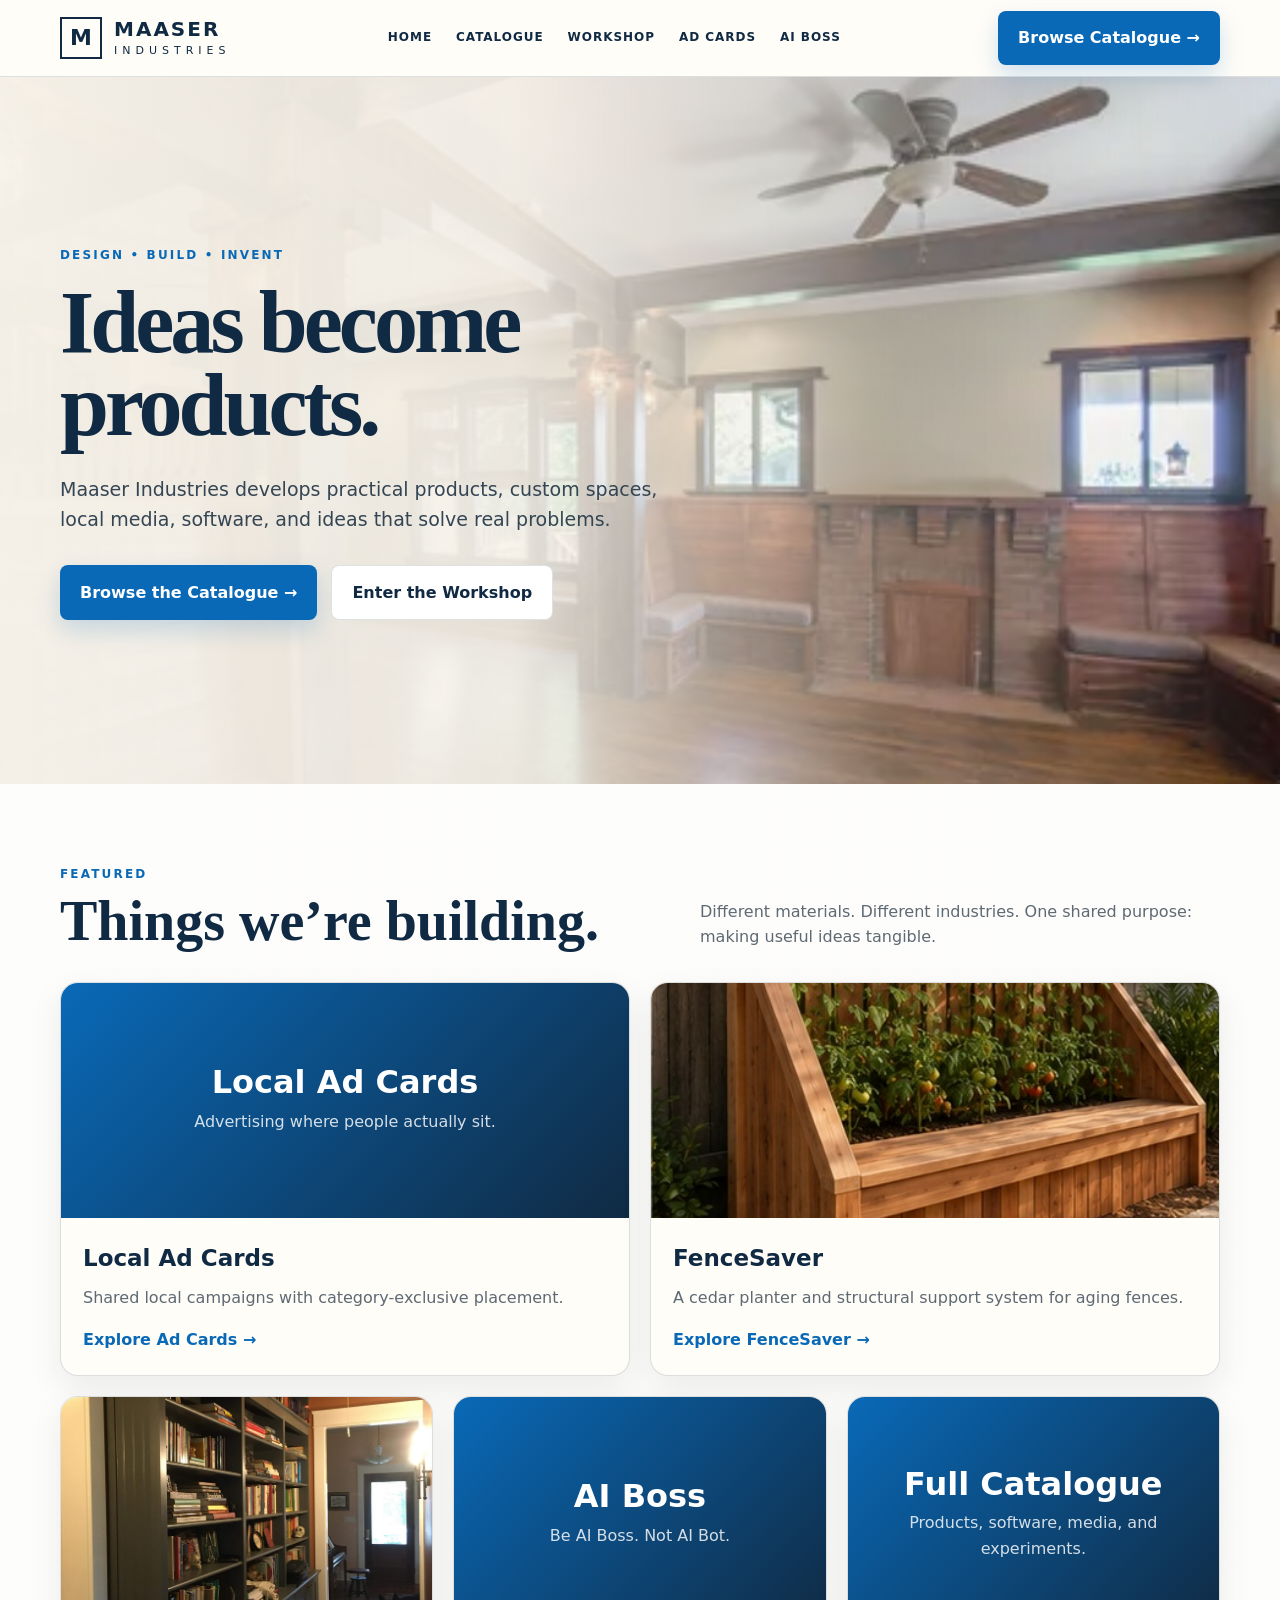
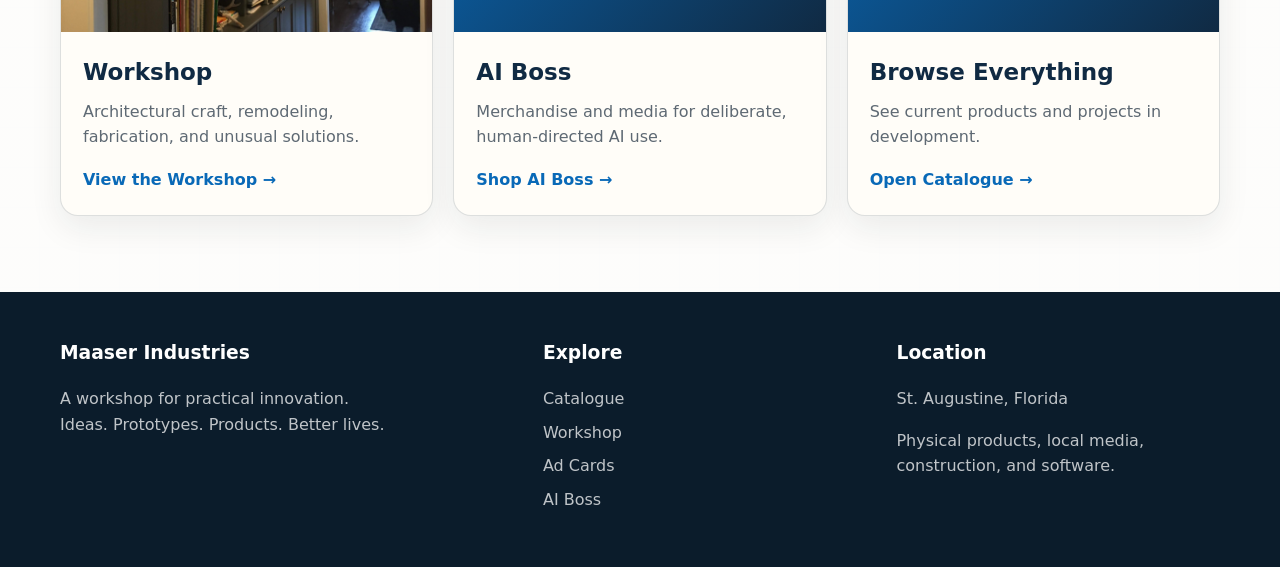
<file: index.html>
<!doctype html>
<html lang="en">
<head>
  <meta charset="utf-8">
  <meta name="viewport" content="width=device-width,initial-scale=1">
  <title>Maaser Industries</title>
  <link rel="stylesheet" href="styles.css">
</head>
<body>
<header class="site-header">
  <div class="container nav">
    <a class="brand" href="index.html">
      <div class="brand-mark">M</div>
      <div class="brand-text"><strong>MAASER</strong><span>INDUSTRIES</span></div>
    </a>
    <nav class="nav-links">
      <a href="index.html">Home</a>
      <a href="catalog.html">Catalogue</a>
      <a href="custom-work.html">Workshop</a>
      <a href="mailers.html">Ad Cards</a>
      <a href="aiboss.html">AI Boss</a>
    </nav>
    <a class="button" href="catalog.html">Browse Catalogue →</a>
  </div>
</header>

<main>
  <section class="hero">
    <div class="container">
      <div class="hero-content">
        <span class="eyebrow">Design • Build • Invent</span>
        <h1>Ideas become products.</h1>
        <p class="hero-copy">Maaser Industries develops practical products, custom spaces, local media, software, and ideas that solve real problems.</p>
        <div class="hero-actions">
          <a class="button" href="catalog.html">Browse the Catalogue →</a>
          <a class="button secondary" href="custom-work.html">Enter the Workshop</a>
        </div>
      </div>
    </div>
  </section>
  <section>
    <div class="container">
      <div class="section-heading">
        <div><span class="small-label">Featured</span><h2>Things we’re building.</h2></div>
        <p>Different materials. Different industries. One shared purpose: making useful ideas tangible.</p>
      </div>
      <div class="grid">
        <a class="card wide" href="mailers.html">
          <div class="card-visual"><div><strong>Local Ad Cards</strong><span>Advertising where people actually sit.</span></div></div>
          <div class="card-copy"><h3>Local Ad Cards</h3><p>Shared local campaigns with category-exclusive placement.</p><span class="link">Explore Ad Cards →</span></div>
        </a>
        <a class="card wide" href="fencesaver.html">
          <img src="Images/FenceSaver%20perspective%20.jpeg" alt="FenceSaver">
          <div class="card-copy"><h3>FenceSaver</h3><p>A cedar planter and structural support system for aging fences.</p><span class="link">Explore FenceSaver →</span></div>
        </a>
        <a class="card" href="custom-work.html">
          <img src="Images/Maroni%20library_03.JPG" alt="Custom built-in library">
          <div class="card-copy"><h3>Workshop</h3><p>Architectural craft, remodeling, fabrication, and unusual solutions.</p><span class="link">View the Workshop →</span></div>
        </a>
        <a class="card" href="aiboss.html">
          <div class="card-visual"><div><strong>AI Boss</strong><span>Be AI Boss. Not AI Bot.</span></div></div>
          <div class="card-copy"><h3>AI Boss</h3><p>Merchandise and media for deliberate, human-directed AI use.</p><span class="link">Shop AI Boss →</span></div>
        </a>
        <a class="card" href="catalog.html">
          <div class="card-visual"><div><strong>Full Catalogue</strong><span>Products, software, media, and experiments.</span></div></div>
          <div class="card-copy"><h3>Browse Everything</h3><p>See current products and projects in development.</p><span class="link">Open Catalogue →</span></div>
        </a>
      </div>
    </div>
  </section>
</main>

<footer>
  <div class="container footer-grid">
    <div><h3>Maaser Industries</h3><p>A workshop for practical innovation.<br>Ideas. Prototypes. Products. Better lives.</p></div>
    <div><h3>Explore</h3><a href="catalog.html">Catalogue</a><a href="custom-work.html">Workshop</a><a href="mailers.html">Ad Cards</a><a href="aiboss.html">AI Boss</a></div>
    <div><h3>Location</h3><p>St. Augustine, Florida</p><p>Physical products, local media, construction, and software.</p></div>
  </div>
</footer>
</body>
</html>
</file>
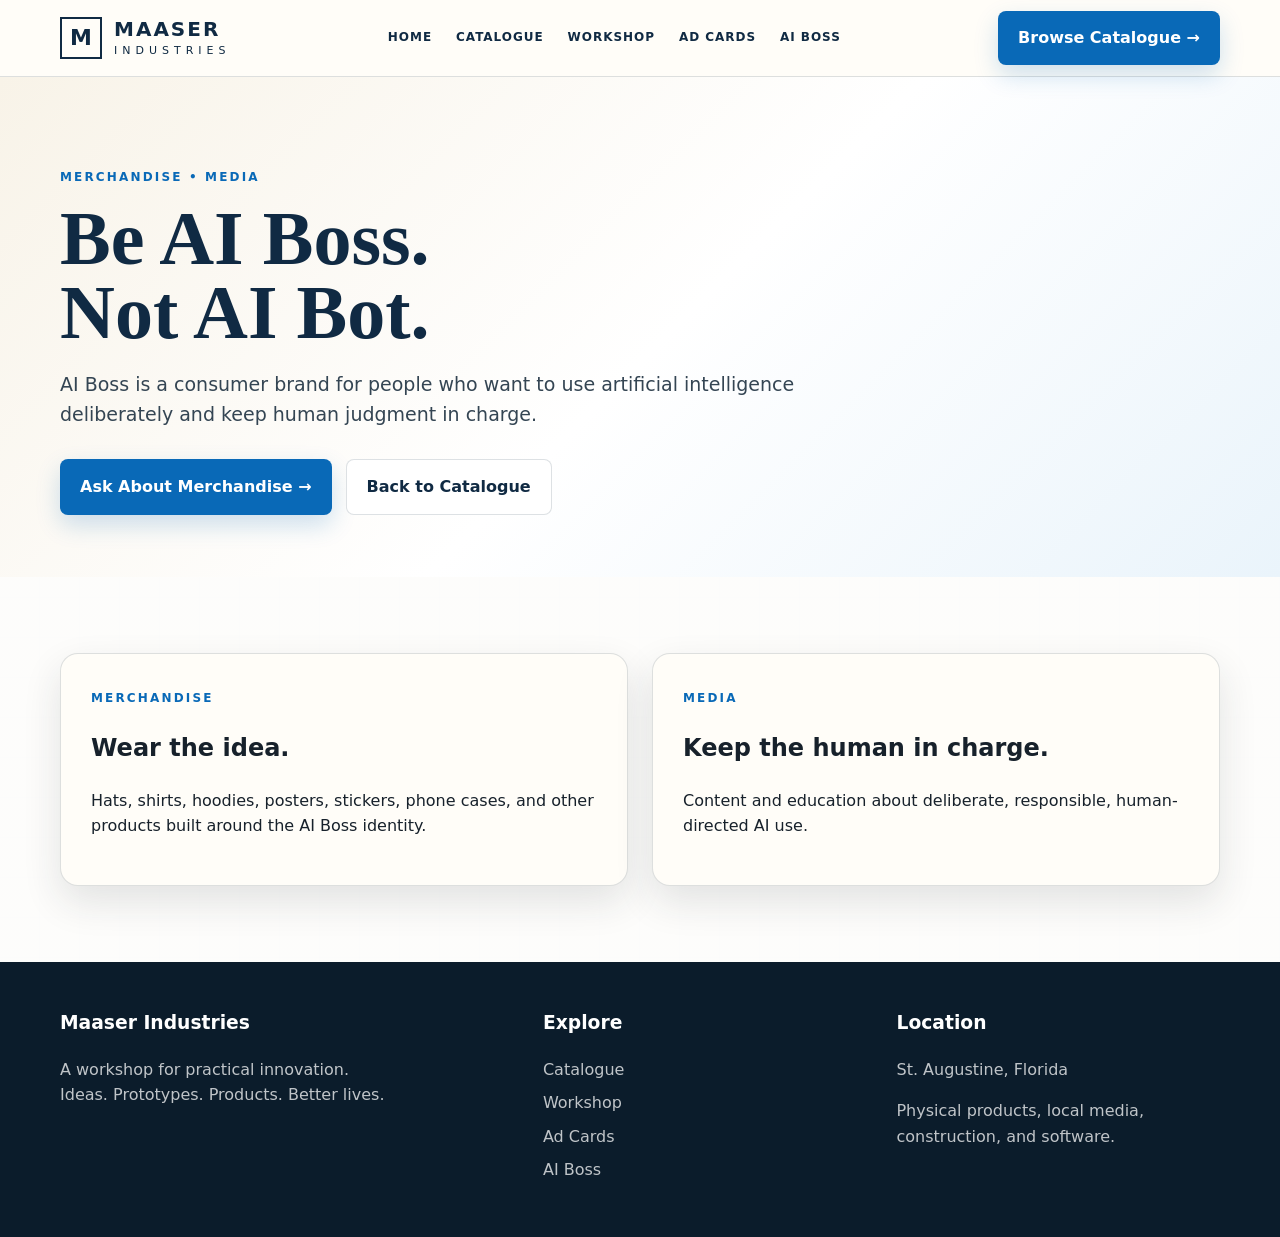
<file: aiboss.html>
<!doctype html>
<html lang="en">
<head>
  <meta charset="utf-8">
  <meta name="viewport" content="width=device-width,initial-scale=1">
  <title>AI Boss | Maaser Industries</title>
  <link rel="stylesheet" href="styles.css">
</head>
<body>
<header class="site-header">
  <div class="container nav">
    <a class="brand" href="index.html">
      <div class="brand-mark">M</div>
      <div class="brand-text"><strong>MAASER</strong><span>INDUSTRIES</span></div>
    </a>
    <nav class="nav-links">
      <a href="index.html">Home</a>
      <a href="catalog.html">Catalogue</a>
      <a href="custom-work.html">Workshop</a>
      <a href="mailers.html">Ad Cards</a>
      <a href="aiboss.html">AI Boss</a>
    </nav>
    <a class="button" href="catalog.html">Browse Catalogue →</a>
  </div>
</header>

<main>
  <section class="page-hero"><div class="container"><span class="eyebrow">Merchandise • Media</span><h1>Be AI Boss.<br>Not AI Bot.</h1><p>AI Boss is a consumer brand for people who want to use artificial intelligence deliberately and keep human judgment in charge.</p><div class="hero-actions"><a class="button" href="mailto:nsmolino@gmail.com?subject=AI%20Boss%20Merchandise">Ask About Merchandise →</a><a class="button secondary" href="catalog.html">Back to Catalogue</a></div></div></section>
  <section><div class="container two-col">
    <div class="panel"><span class="small-label">Merchandise</span><h2>Wear the idea.</h2><p>Hats, shirts, hoodies, posters, stickers, phone cases, and other products built around the AI Boss identity.</p></div>
    <div class="panel"><span class="small-label">Media</span><h2>Keep the human in charge.</h2><p>Content and education about deliberate, responsible, human-directed AI use.</p></div>
  </div></section>
</main>

<footer>
  <div class="container footer-grid">
    <div><h3>Maaser Industries</h3><p>A workshop for practical innovation.<br>Ideas. Prototypes. Products. Better lives.</p></div>
    <div><h3>Explore</h3><a href="catalog.html">Catalogue</a><a href="custom-work.html">Workshop</a><a href="mailers.html">Ad Cards</a><a href="aiboss.html">AI Boss</a></div>
    <div><h3>Location</h3><p>St. Augustine, Florida</p><p>Physical products, local media, construction, and software.</p></div>
  </div>
</footer>
</body>
</html>
</file>
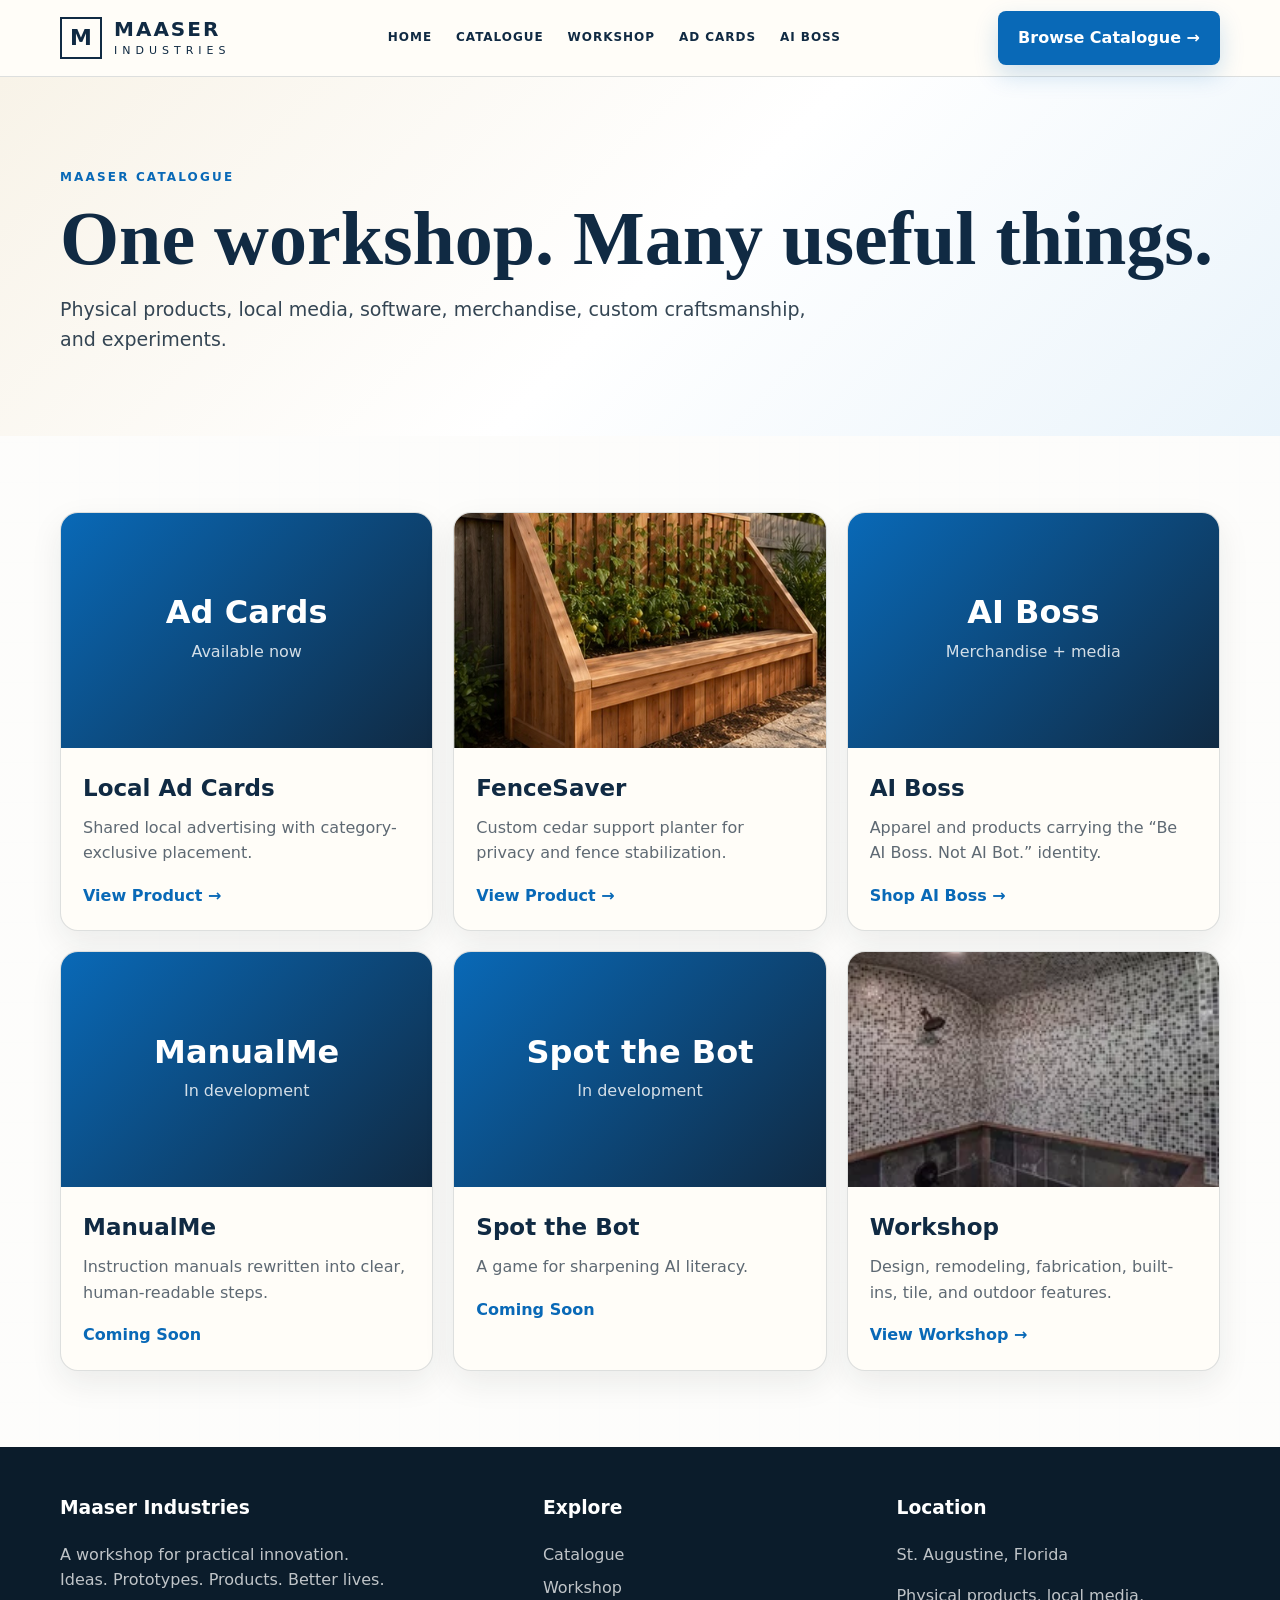
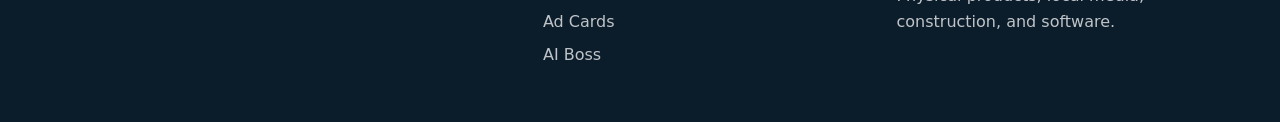
<file: catalog.html>
<!doctype html>
<html lang="en">
<head>
  <meta charset="utf-8">
  <meta name="viewport" content="width=device-width,initial-scale=1">
  <title>Catalogue | Maaser Industries</title>
  <link rel="stylesheet" href="styles.css">
</head>
<body>
<header class="site-header">
  <div class="container nav">
    <a class="brand" href="index.html">
      <div class="brand-mark">M</div>
      <div class="brand-text"><strong>MAASER</strong><span>INDUSTRIES</span></div>
    </a>
    <nav class="nav-links">
      <a href="index.html">Home</a>
      <a href="catalog.html">Catalogue</a>
      <a href="custom-work.html">Workshop</a>
      <a href="mailers.html">Ad Cards</a>
      <a href="aiboss.html">AI Boss</a>
    </nav>
    <a class="button" href="catalog.html">Browse Catalogue →</a>
  </div>
</header>

<main>
  <section class="page-hero"><div class="container"><span class="eyebrow">Maaser Catalogue</span><h1>One workshop. Many useful things.</h1><p>Physical products, local media, software, merchandise, custom craftsmanship, and experiments.</p></div></section>
  <section><div class="container"><div class="grid">
    <a class="card" href="mailers.html"><div class="card-visual"><div><strong>Ad Cards</strong><span>Available now</span></div></div><div class="card-copy"><h3>Local Ad Cards</h3><p>Shared local advertising with category-exclusive placement.</p><span class="link">View Product →</span></div></a>
    <a class="card" href="fencesaver.html"><img src="Images/FenceSaver%20perspective%20.jpeg" alt="FenceSaver"><div class="card-copy"><h3>FenceSaver</h3><p>Custom cedar support planter for privacy and fence stabilization.</p><span class="link">View Product →</span></div></a>
    <a class="card" href="aiboss.html"><div class="card-visual"><div><strong>AI Boss</strong><span>Merchandise + media</span></div></div><div class="card-copy"><h3>AI Boss</h3><p>Apparel and products carrying the “Be AI Boss. Not AI Bot.” identity.</p><span class="link">Shop AI Boss →</span></div></a>
    <article class="card disabled"><div class="card-visual"><div><strong>ManualMe</strong><span>In development</span></div></div><div class="card-copy"><h3>ManualMe</h3><p>Instruction manuals rewritten into clear, human-readable steps.</p><span class="link">Coming Soon</span></div></article>
    <article class="card disabled"><div class="card-visual"><div><strong>Spot the Bot</strong><span>In development</span></div></div><div class="card-copy"><h3>Spot the Bot</h3><p>A game for sharpening AI literacy.</p><span class="link">Coming Soon</span></div></article>
    <a class="card" href="custom-work.html"><img src="Images/Fifth%20bath_02.WEBP" alt="Custom bathroom"><div class="card-copy"><h3>Workshop</h3><p>Design, remodeling, fabrication, built-ins, tile, and outdoor features.</p><span class="link">View Workshop →</span></div></a>
  </div></div></section>
</main>

<footer>
  <div class="container footer-grid">
    <div><h3>Maaser Industries</h3><p>A workshop for practical innovation.<br>Ideas. Prototypes. Products. Better lives.</p></div>
    <div><h3>Explore</h3><a href="catalog.html">Catalogue</a><a href="custom-work.html">Workshop</a><a href="mailers.html">Ad Cards</a><a href="aiboss.html">AI Boss</a></div>
    <div><h3>Location</h3><p>St. Augustine, Florida</p><p>Physical products, local media, construction, and software.</p></div>
  </div>
</footer>
</body>
</html>
</file>
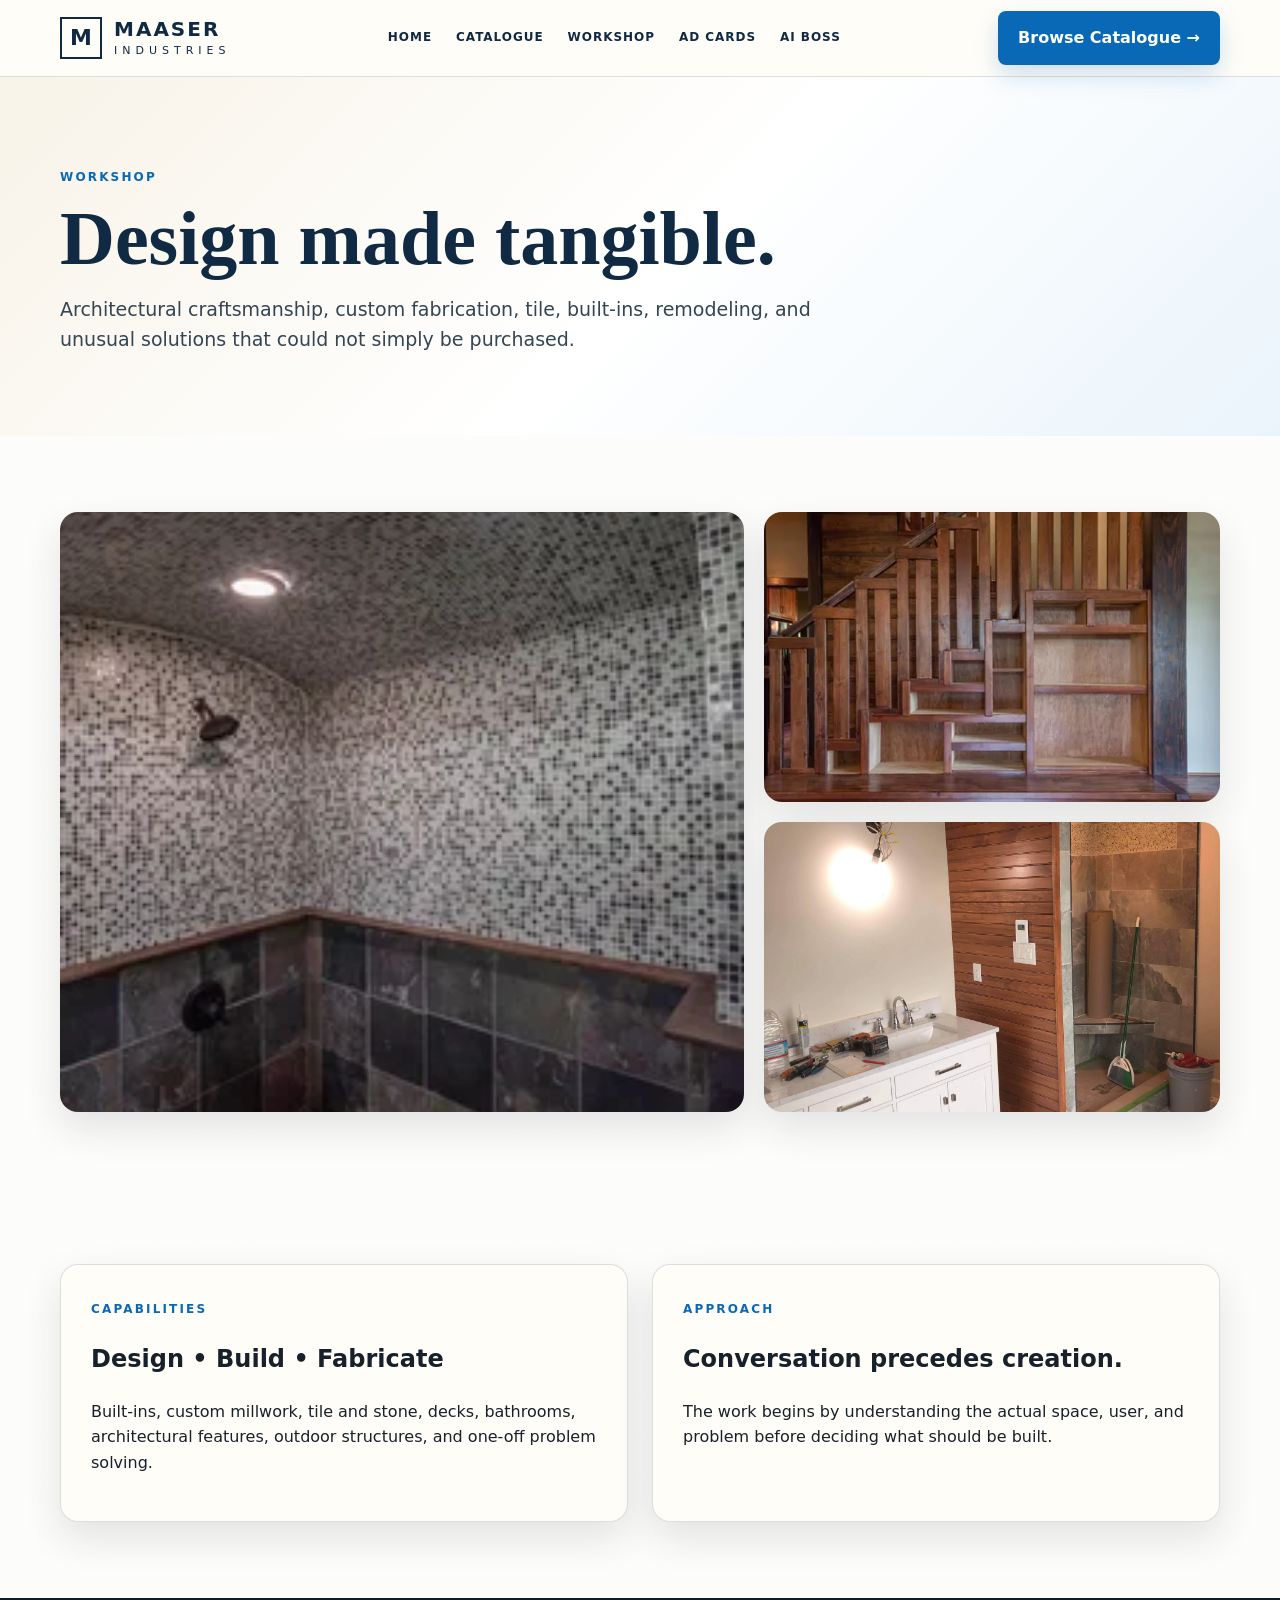
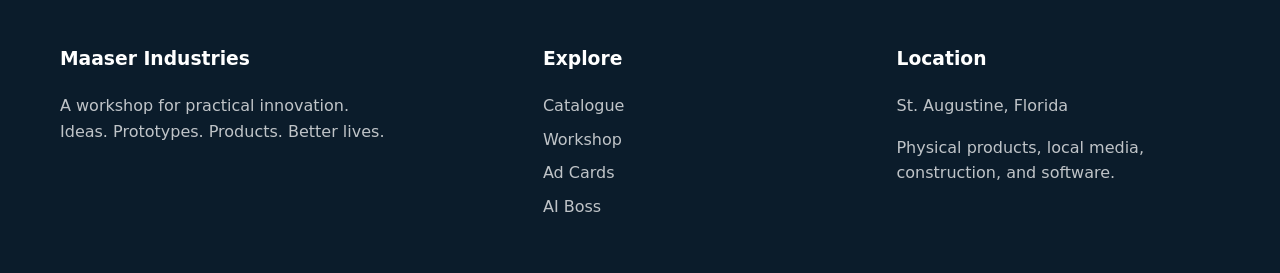
<file: custom-work.html>
<!doctype html>
<html lang="en">
<head>
  <meta charset="utf-8">
  <meta name="viewport" content="width=device-width,initial-scale=1">
  <title>Workshop | Maaser Industries</title>
  <link rel="stylesheet" href="styles.css">
</head>
<body>
<header class="site-header">
  <div class="container nav">
    <a class="brand" href="index.html">
      <div class="brand-mark">M</div>
      <div class="brand-text"><strong>MAASER</strong><span>INDUSTRIES</span></div>
    </a>
    <nav class="nav-links">
      <a href="index.html">Home</a>
      <a href="catalog.html">Catalogue</a>
      <a href="custom-work.html">Workshop</a>
      <a href="mailers.html">Ad Cards</a>
      <a href="aiboss.html">AI Boss</a>
    </nav>
    <a class="button" href="catalog.html">Browse Catalogue →</a>
  </div>
</header>

<main>
  <section class="page-hero"><div class="container"><span class="eyebrow">Workshop</span><h1>Design made tangible.</h1><p>Architectural craftsmanship, custom fabrication, tile, built-ins, remodeling, and unusual solutions that could not simply be purchased.</p></div></section>
  <section><div class="container gallery">
    <div class="gallery-main"><img src="Images/Fifth%20bath_02.WEBP" alt="Custom bathroom"></div>
    <div class="gallery-stack">
      <div class="gallery-side"><img src="Images/Cabinet%20stair_01.WEBP" alt="Custom staircase cabinetry"></div>
      <div class="gallery-side"><img src="Images/Zemel_02.JPG" alt="Custom woodworking"></div>
    </div>
  </div></section>
  <section><div class="container two-col">
    <div class="panel"><span class="small-label">Capabilities</span><h2>Design • Build • Fabricate</h2><p>Built-ins, custom millwork, tile and stone, decks, bathrooms, architectural features, outdoor structures, and one-off problem solving.</p></div>
    <div class="panel"><span class="small-label">Approach</span><h2>Conversation precedes creation.</h2><p>The work begins by understanding the actual space, user, and problem before deciding what should be built.</p></div>
  </div></section>
</main>

<footer>
  <div class="container footer-grid">
    <div><h3>Maaser Industries</h3><p>A workshop for practical innovation.<br>Ideas. Prototypes. Products. Better lives.</p></div>
    <div><h3>Explore</h3><a href="catalog.html">Catalogue</a><a href="custom-work.html">Workshop</a><a href="mailers.html">Ad Cards</a><a href="aiboss.html">AI Boss</a></div>
    <div><h3>Location</h3><p>St. Augustine, Florida</p><p>Physical products, local media, construction, and software.</p></div>
  </div>
</footer>
</body>
</html>
</file>
<file: styles.css>
:root{
  --navy:#102a43;
  --blue:#0969b7;
  --cream:#f5f0e7;
  --paper:#fffdf8;
  --ink:#17212b;
  --muted:#5e6973;
  --line:rgba(16,42,67,.14);
  --shadow:0 16px 38px rgba(30,42,50,.12);
  --radius:18px;
}
*{box-sizing:border-box}
html{scroll-behavior:smooth}
body{
  margin:0;
  color:var(--ink);
  line-height:1.6;
  font-family:Inter,ui-sans-serif,system-ui,-apple-system,BlinkMacSystemFont,"Segoe UI",sans-serif;
  background:
    linear-gradient(rgba(255,255,255,.84),rgba(255,255,255,.84)),
    repeating-linear-gradient(0deg,transparent 0,transparent 39px,rgba(9,105,183,.05) 40px),
    repeating-linear-gradient(90deg,transparent 0,transparent 39px,rgba(9,105,183,.05) 40px),
    var(--cream);
}
img{display:block;max-width:100%}
a{color:inherit}
.container{width:min(1160px,calc(100% - 34px));margin:auto}
.site-header{
  position:sticky;top:0;z-index:100;
  background:rgba(255,253,248,.95);
  backdrop-filter:blur(14px);
  border-bottom:1px solid var(--line);
}
.nav{min-height:76px;display:flex;align-items:center;justify-content:space-between;gap:22px}
.brand{display:flex;align-items:center;gap:12px;text-decoration:none;color:var(--navy)}
.brand-mark{width:42px;height:42px;display:grid;place-items:center;border:2px solid var(--navy);font-weight:900;font-size:22px}
.brand-text{line-height:1.05}
.brand-text strong{display:block;font-size:20px;letter-spacing:2px}
.brand-text span{display:block;margin-top:5px;font-size:11px;letter-spacing:5px}
.nav-links{display:flex;align-items:center;gap:24px}
.nav-links a{text-decoration:none;text-transform:uppercase;font-weight:800;letter-spacing:.08em;font-size:12px;color:var(--navy)}
.nav-links a:hover{color:var(--blue)}
.button{
  display:inline-flex;align-items:center;justify-content:center;
  padding:14px 20px;border-radius:8px;text-decoration:none;
  font-weight:850;background:var(--blue);color:white;
  box-shadow:0 10px 24px rgba(9,105,183,.2);
}
.button.secondary{background:white;color:var(--navy);border:1px solid var(--line);box-shadow:none}
.hero{
  position:relative;min-height:650px;display:flex;align-items:center;overflow:hidden;
  background:
    linear-gradient(90deg,rgba(247,243,234,.98) 0%,rgba(247,243,234,.91) 40%,rgba(247,243,234,.3) 70%,rgba(247,243,234,.06) 100%),
    url("Images/Fifth%20beams_02.WEBP") center/cover no-repeat;
}
.hero-content{width:min(660px,100%);padding:88px 0}
.eyebrow,.small-label{color:var(--blue);text-transform:uppercase;font-weight:900;letter-spacing:.18em;font-size:12px}
.hero h1,.page-hero h1,.section-heading h2{font-family:Georgia,"Times New Roman",serif;color:var(--navy)}
.hero h1{margin:14px 0 0;font-size:clamp(52px,8vw,88px);line-height:.95;letter-spacing:-.045em}
.hero-copy{max-width:610px;margin-top:26px;color:#344553;font-size:19px}
.hero-actions{display:flex;flex-wrap:wrap;gap:14px;margin-top:30px}
section{padding:76px 0}
.section-heading{display:flex;justify-content:space-between;align-items:end;gap:28px;margin-bottom:32px}
.section-heading h2{margin:6px 0 0;font-size:clamp(38px,5vw,56px);line-height:1.04}
.section-heading p{max-width:520px;margin:0;color:var(--muted)}
.grid{display:grid;grid-template-columns:repeat(12,1fr);gap:20px}
.card{
  grid-column:span 4;overflow:hidden;background:var(--paper);
  border:1px solid var(--line);border-radius:var(--radius);
  box-shadow:0 12px 32px rgba(24,35,42,.08);
  text-decoration:none;transition:.25s ease;
}
.card:hover{transform:translateY(-4px);box-shadow:var(--shadow)}
.card.wide{grid-column:span 6}
.card img,.card-visual{width:100%;height:235px;object-fit:cover}
.card-visual{display:grid;place-items:center;padding:26px;text-align:center;color:white;background:linear-gradient(135deg,var(--blue),var(--navy))}
.card-visual strong{display:block;font-size:32px;line-height:1.05}
.card-visual span{display:block;margin-top:9px;opacity:.82}
.card-copy{padding:22px}
.card-copy h3{margin:0 0 8px;color:var(--navy);font-size:23px}
.card-copy p{margin:0;color:var(--muted)}
.card-copy .link{display:inline-block;margin-top:17px;color:var(--blue);font-weight:850}
.card.disabled{cursor:default}
.card.disabled:hover{transform:none;box-shadow:0 12px 32px rgba(24,35,42,.08)}
.page-hero{padding:86px 0 62px;background:linear-gradient(135deg,#f8f3e8,#fff 52%,#eaf4fb)}
.page-hero h1{font-size:clamp(46px,7vw,76px);line-height:.98;margin:12px 0 17px}
.page-hero p{max-width:760px;color:#344553;font-size:19px}
.two-col{display:grid;grid-template-columns:1fr 1fr;gap:24px}
.panel{padding:30px;background:var(--paper);border:1px solid var(--line);border-radius:var(--radius);box-shadow:var(--shadow)}
.gallery{display:grid;grid-template-columns:1.2fr .8fr;gap:20px}
.gallery-main,.gallery-side{position:relative;overflow:hidden;border-radius:var(--radius);box-shadow:var(--shadow)}
.gallery-main{min-height:600px}
.gallery-side{min-height:290px}
.gallery-stack{display:grid;grid-template-rows:1fr 1fr;gap:20px}
.gallery img{position:absolute;inset:0;width:100%;height:100%;object-fit:cover}
footer{padding:46px 0;background:#0b1c2b;color:rgba(255,255,255,.74)}
.footer-grid{display:grid;grid-template-columns:1.4fr 1fr 1fr;gap:30px}
footer h3{color:white;margin-top:0}
footer a{display:block;text-decoration:none;margin:8px 0}
@media(max-width:920px){
  .nav-links{display:none}
  .card,.card.wide{grid-column:span 6}
  .two-col,.gallery{grid-template-columns:1fr}
  .footer-grid{grid-template-columns:1fr 1fr}
}
@media(max-width:610px){
  .container{width:min(100% - 26px,1160px)}
  .brand-text strong{font-size:16px}
  .brand-text span{font-size:9px}
  .hero{min-height:620px;align-items:end;background:
    linear-gradient(0deg,rgba(247,243,234,.98) 0%,rgba(247,243,234,.91) 48%,rgba(247,243,234,.2) 100%),
    url("Images/Fifth%20beams_02.WEBP") center/cover no-repeat}
  .hero-content{padding:250px 0 54px}
  section{padding:56px 0}
  .section-heading{display:block}
  .section-heading p{margin-top:14px}
  .card,.card.wide{grid-column:1/-1}
  .footer-grid{grid-template-columns:1fr}
}
</file>
